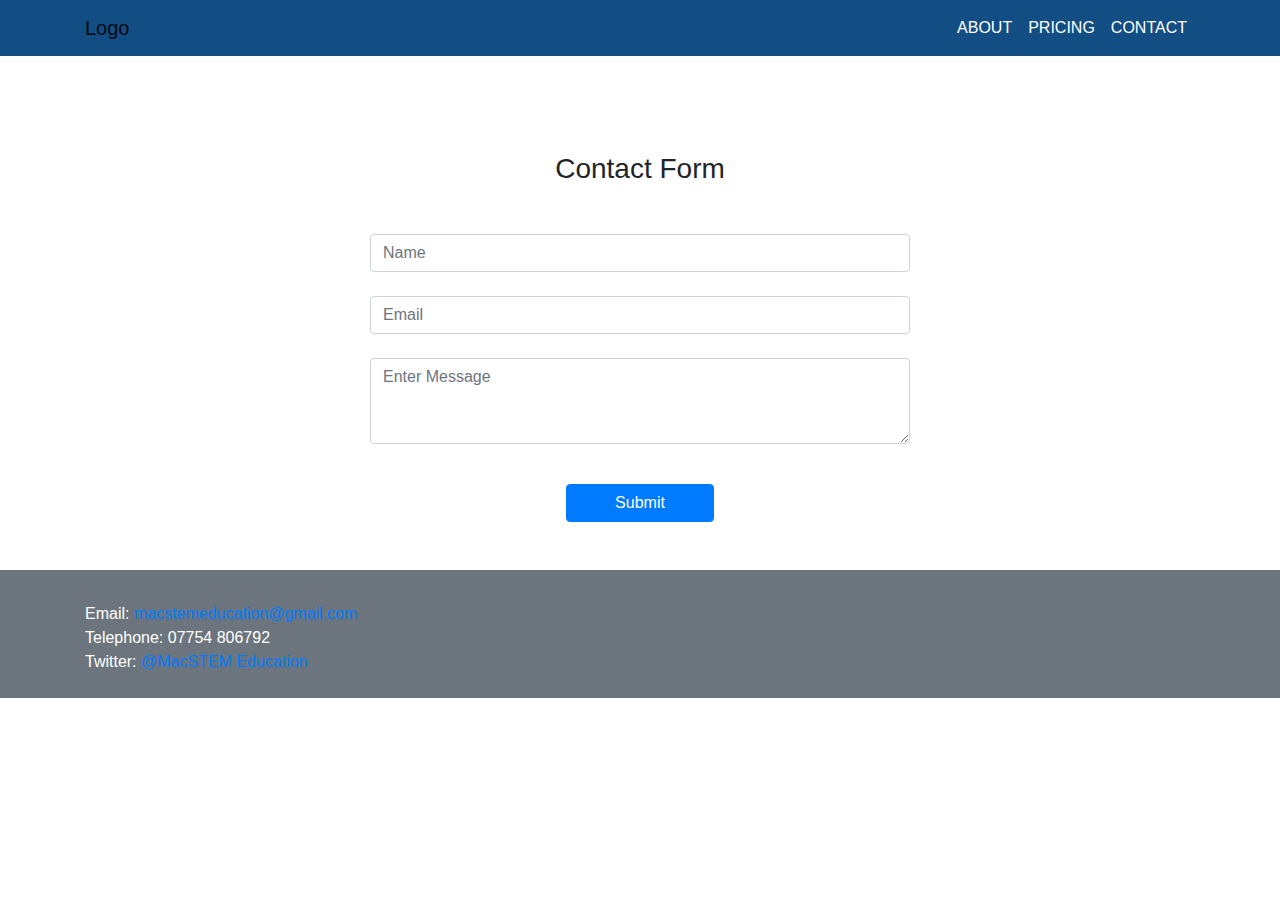
<file: contact.html>
<!doctype html>
<html lang="en">
<head>
    <!-- Required meta tags -->
    <meta charset="utf-8">
    <meta name="viewport" content="width=device-width, initial-scale=1, shrink-to-fit=no">

    <!-- Font Awesome Icons -->
    <link rel="stylesheet" href="https://use.fontawesome.com/releases/v5.1.1/css/all.css"
          integrity="sha384-O8whS3fhG2OnA5Kas0Y9l3cfpmYjapjI0E4theH4iuMD+pLhbf6JI0jIMfYcK3yZ" crossorigin="anonymous">

    <!-- Bootstrap CSS -->
    <link rel="stylesheet" href="https://stackpath.bootstrapcdn.com/bootstrap/4.3.1/css/bootstrap.min.css"
          integrity="sha384-ggOyR0iXCbMQv3Xipma34MD+dH/1fQ784/j6cY/iJTQUOhcWr7x9JvoRxT2MZw1T" crossorigin="anonymous">

    <link rel = "stylesheet" href = "style.css">

    <title>Title</title>
</head>

<body>

  <nav class="navbar navbar-expand-lg navbar-light bg-light">
    <div class = "container">
      <a class="navbar-brand" href="index.html">Logo</a>
          <ul class="navbar-nav float-left">
              <li class="nav-item">
                  <a class="nav-link" href="about.html">ABOUT</a>
              </li>
              <li class="nav-item">
                  <a class="nav-link" href="pricing.html">PRICING</a>
              </li>
              <li class="nav-item">
                  <a class="nav-link" href="contact.html">CONTACT</a>
              </li>
          </ul>
      </div>
  </nav>


  <main class = "contact_main">
    <div class = "container">
      <div class = "row pt-5">
        <div class = "col-md-6 offset-3 mt-5 text-center">

          <h3 class = "text-center">Contact Form</h3>
          <form class = "mt-5">

            <div class = "form-group">
              <input class = "form-control" placeholder = "Name">
            </div>

            <div class = "form-group mt-4">
              <input class = "form-control" placeholder = "Email">
            </div>

            <div class = "form-group mt-4">
               <textarea class="form-control" id="exampleFormControlTextarea1" rows="3" placeholder = "Enter Message"></textarea>
            </div>

            <button class = "btn btn-primary px-5 mt-4">
              Submit
            </button>
          </form>
        </div>
      </div>
    </div>
  </main>

  <footer class = "bg-secondary text-white mt-5 mb-0 p-2" >
    <div class = "container mt-4">
          <p>
        Email: <a href="mailto:macstemeducation@gmail.com"> macstemeducation@gmail.com </a><br>
        Telephone: 07754 806792<br>
        Twitter: <a href = "https://twitter.com/MacstemE">@MacSTEM Education</a>
          </p>
    </div>
  </footer>
</body>

</html>
</file>
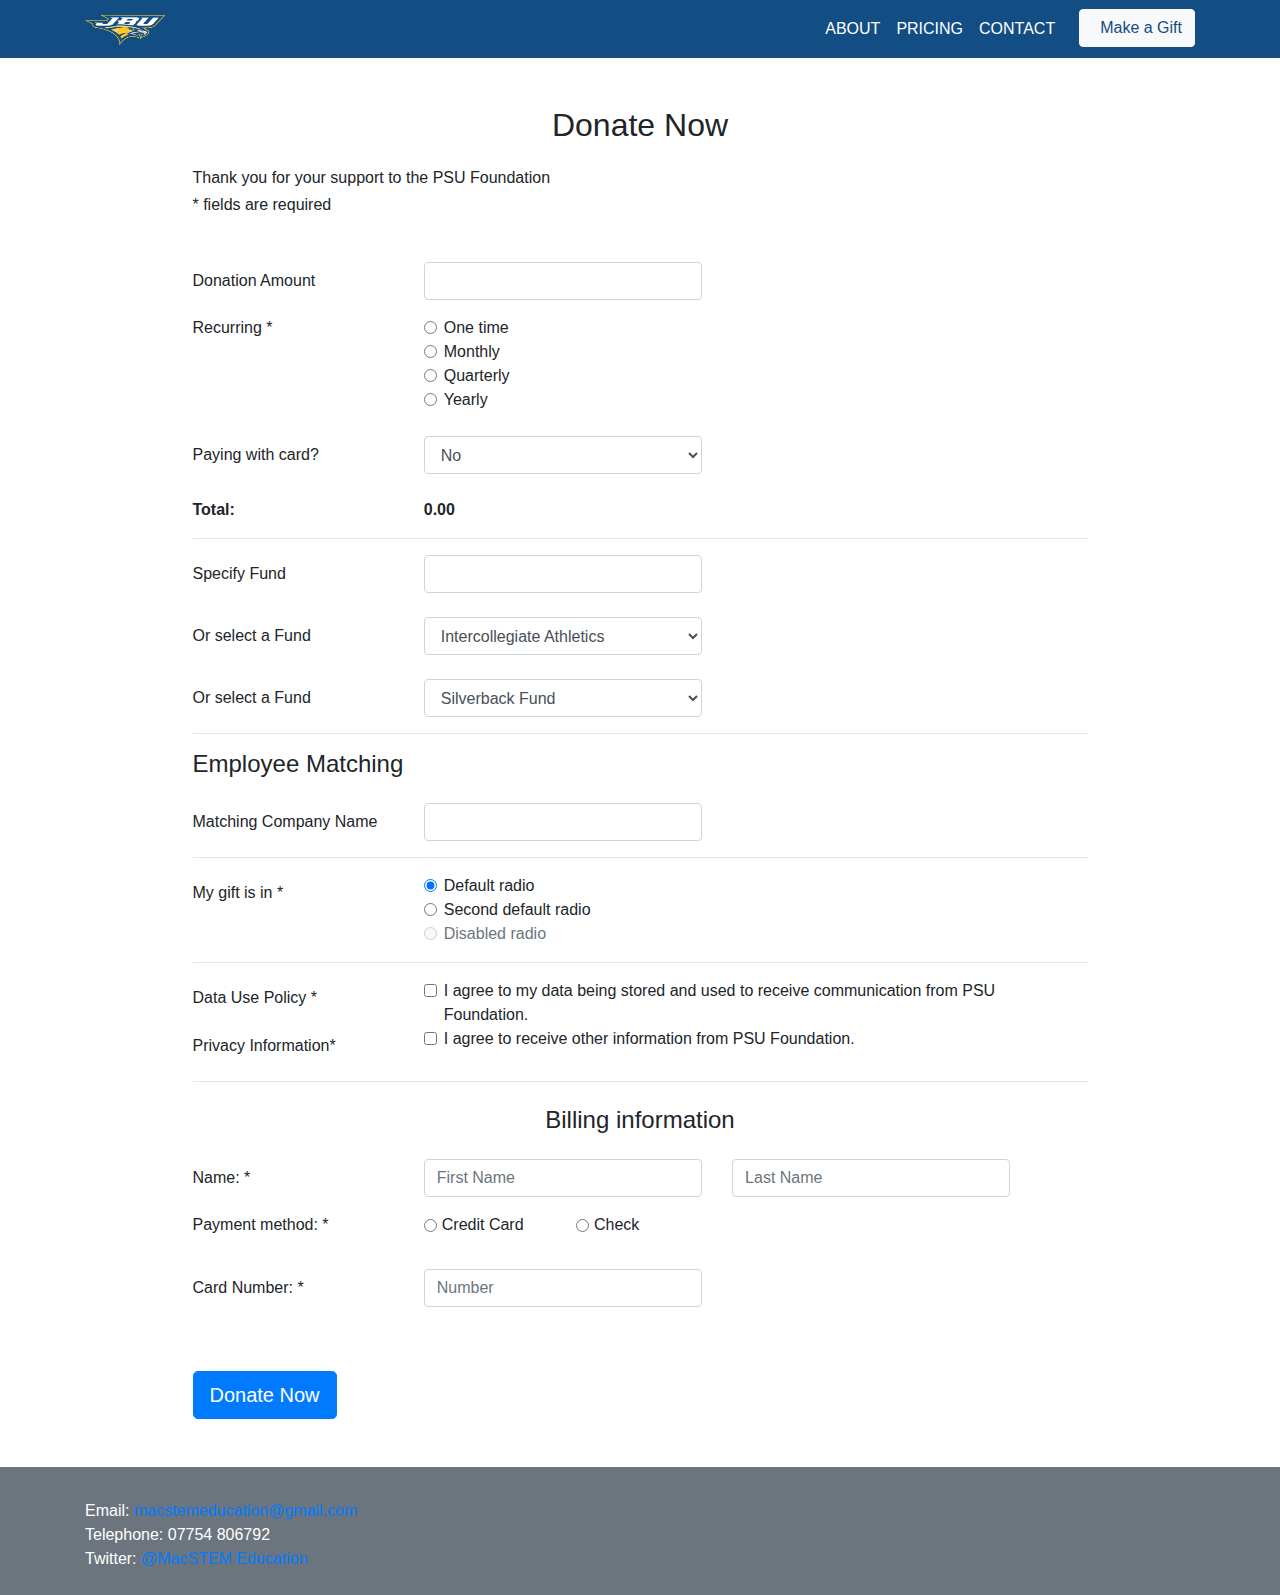
<file: donate.html>
<!doctype html>
<html lang="en">
<head>
    <!-- Required meta tags -->
    <meta charset="utf-8">
    <meta name="viewport" content="width=device-width, initial-scale=1, shrink-to-fit=no">

    <!-- Font Awesome Icons -->
    <link rel="stylesheet" href="https://use.fontawesome.com/releases/v5.1.1/css/all.css"
          integrity="sha384-O8whS3fhG2OnA5Kas0Y9l3cfpmYjapjI0E4theH4iuMD+pLhbf6JI0jIMfYcK3yZ" crossorigin="anonymous">

    <!-- Bootstrap CSS -->
    <link rel="stylesheet" href="https://stackpath.bootstrapcdn.com/bootstrap/4.3.1/css/bootstrap.min.css"
          integrity="sha384-ggOyR0iXCbMQv3Xipma34MD+dH/1fQ784/j6cY/iJTQUOhcWr7x9JvoRxT2MZw1T" crossorigin="anonymous">

    <link rel = "stylesheet" href = "style.css">

    <title>Title</title>
</head>

<body>

  <!-- HEADER -->

  <nav class="navbar navbar-expand-lg navbar-light bg-light">
    <div class = "container">

      <button class="navbar-toggler ml-auto" type="button" data-toggle="collapse" data-target="#collapsed" aria-controls="navbarSupportedContent" aria-expanded="false" aria-label="Toggle navigation">
        <span class="navbar-toggler-icon"></span>
      </button>

      <div class = "collapse navbar-collapse" id = "collapsed">
        <a class="navbar-brand" href="index.html"><img class = "logo img-fluid" src = "logo1.png"></a>
            <ul class="navbar-nav ml-auto">
                <li class="nav-item">
                    <a class="nav-link" href="about.html">ABOUT</a>
                </li>
                <li class="nav-item">
                    <a class="nav-link" href="pricing.html">PRICING</a>
                </li>
                <li class="nav-item">
                    <a class="nav-link" href="contact.html">CONTACT</a>
                </li>

                <li class = "nav-item ml-md-3">
                  <a class = "btn btn-light gift_btn"><i class="fas fa-hand-holding-heart mr-2"></i> Make a Gift</a>
                </li>
            </ul>
        </div>
      </div>
  </nav>

  <main>
    <div class = "container">
      <div class = "col-md-10 offset-md-1">
        <h2 class = "text-center mt-5">Donate Now</h2>

        <h6 class = "text-left mt-4">Thank you for your support to the PSU Foundation</h6>
        <h6 class = "text-left">* fields are required </h6>

        <form class = "mt-5">

          <div class = "form-group row">
            <label class = "col-sm-3 col-form-label">Donation Amount</label>
            <div class = "col-sm-4">
              <input class = "form-control"></input>
            </div>
          </div>

          <div class = "form-group">

            <div class = "row">
              <div class = "col-md-3">
                <label>Recurring *</label>
              </div>
              <div class = "col-md-4">
                <div class="form-check">
                  <input class="form-check-input" type="radio" name="exampleRadios" id="exampleRadios1" value="option1" checked>
                  <label class="form-check-label" for="exampleRadios1">
                    One time
                  </label>
                </div>
                <div class="form-check">
                  <input class="form-check-input" type="radio" name="exampleRadios" id="exampleRadios2" value="option2">
                  <label class="form-check-label" for="exampleRadios2">
                    Monthly
                  </label>
                </div>
                <div class="form-check">
                  <input class="form-check-input" type="radio" name="exampleRadios" id="exampleRadios3" value="option3" >
                  <label class="form-check-label" for="exampleRadios3">
                    Quarterly
                  </label>
                </div>

                <div class="form-check">
                  <input class="form-check-input" type="radio" name="exampleRadios" id="exampleRadios3" value="option3">
                  <label class="form-check-label" for="exampleRadios3">
                    Yearly
                  </label>
                </div>
              </div>
            </div>

          </div>

          <div class = "row mt-4">
            <label class = "col-sm-3 col-form-label">Paying with card?</label>
            <div class = "col-sm-4">
            <select class="form-control">
              <option>No</option>
              <option>Yes</option>
            </select>
            </div>
          </div>

          <div class = "row mt-4">
            <div class = "col-sm-3">
              <b>Total:</b>
            </div>

            <div class = "col-sm-4">
              <b>0.00</b>
            </div>
          </div>

          <hr>

          <div class = "form-group row">
            <label class = "col-sm-3 col-form-label">Specify Fund</label>
            <div class = "col-sm-4">
              <input class = "form-control"></input>
            </div>
          </div>

          <div class = "row mt-4">
            <label class = "col-sm-3 col-form-label">Or select a Fund</label>
            <div class = "col-sm-4">
            <select class="form-control">
              <option>Intercollegiate Athletics</option>
              <option>Unrestricted</option>
              <option>College of Arts and Sceinces</option>
              <option>College of Business</option>
            </select>
            </div>
          </div>

          <div class = "row mt-4">
            <label class = "col-sm-3 col-form-label">Or select a Fund</label>
            <div class = "col-sm-4">
            <select class="form-control">
              <option>Silverback Fund</option>
              <option>Dance</option>
              <option>Football</option>
            </select>
            </div>
          </div>

          <hr>

          <h4>Employee Matching</h4>

          <div class = "form-group row mt-4">
            <label class = "col-sm-3 col-form-label">Matching Company Name</label>
            <div class = "col-sm-4">
              <input class = "form-control"></input>
            </div>
          </div>

          <hr>

          <div class = "row">
              <label class = "col-sm-3 col-form-label">My gift is in *</label>

            <div class = "col-sm-4">
              <div class="form-check">
                <input class="form-check-input" type="radio" name="exampleRadios" id="exampleRadios1" value="option1" checked>
                <label class="form-check-label" for="exampleRadios1">
                  Default radio
                </label>
              </div>
              <div class="form-check">
                <input class="form-check-input" type="radio" name="exampleRadios" id="exampleRadios2" value="option2">
                <label class="form-check-label" for="exampleRadios2">
                  Second default radio
                </label>
              </div>
              <div class="form-check disabled">
                <input class="form-check-input" type="radio" name="exampleRadios" id="exampleRadios3" value="option3" disabled>
                <label class="form-check-label" for="exampleRadios3">
                  Disabled radio
                </label>
              </div>
            </div>
          </div>

          <hr>

          <div class = "row">
            <label class = "col-sm-3 col-form-label">Data Use Policy *</label>

            <div class = "col-sm-8">
            <div class="form-check">
              <input type="checkbox" class="form-check-input" id="exampleCheck1">
              <label class="form-check-label" for="exampleCheck1">I agree to my data being stored and used to receive communication from PSU Foundation.</label>
            </div>
          </div>
          </div>

          <div class = "row">
            <label class = "col-sm-3 col-form-label">Privacy Information*</label>

            <div class = "col-sm-8">
            <div class="form-check">
              <input type="checkbox" class="form-check-input" id="exampleCheck1">
              <label class="form-check-label" for="exampleCheck1"> I agree to receive other information from PSU Foundation.</label>
            </div>
          </div>
        </div>

        <hr>
        <h4 class = "text-center mt-4"> Billing information </h4>


        <div class = "form-group row mt-4">
          <label class = "col-sm-3 col-form-label">Name: *</label>
          <div class = "col-sm-4">
            <input class = "form-control" placeholder = "First Name"></input>
          </div>

          <div class = "col-sm-4">
            <input class = "form-control" placeholder = "Last Name"></input>
          </div>
        </div>

        <div class = "row">

          <div class = "col-sm-3">
            <label>Payment method: *</label>
          </div>

          <div class = "col-sm-4">
            <div class="form-check form-check-inline mr-5">
              <input class="form-check-input" type="radio" name="inlineRadioOptions" id="inlineRadio1" value="option1">
              <label class="form-check-label" for="inlineRadio1">Credit Card</label>
            </div>

          <div class="form-check form-check-inline">
            <input class="form-check-input" type="radio" name="inlineRadioOptions" id="inlineRadio2" value="option2">
            <label class="form-check-label" for="inlineRadio2">Check</label>
          </div>

          </div>
        </div>

        <div class = "form-group row mt-4">
          <label class = "col-sm-3 col-form-label">Card Number: *</label>
          <div class = "col-sm-4">
            <input class = "form-control" placeholder = "Number"></input>
          </div>
        </div>


        <button class = "btn btn-primary btn-lg mt-5">Donate Now</button>
        </div>
        </form>

      </div>
    </div>
  </main>

  <footer class = "bg-secondary text-white mt-5 mb-0 p-2" >
    <div class = "container mt-4">
          <p>
        Email: <a href="mailto:macstemeducation@gmail.com"> macstemeducation@gmail.com </a><br>
        Telephone: 07754 806792<br>
        Twitter: <a href = "https://twitter.com/MacstemE">@MacSTEM Education</a>
          </p>
    </div>
  </footer>


  <!-- Optional JavaScript -->
  <!-- jQuery first, then Popper.js, then Bootstrap JS -->
  <script src="https://code.jquery.com/jquery-3.4.1.min.js"
          integrity="sha256-CSXorXvZcTkaix6Yvo6HppcZGetbYMGWSFlBw8HfCJo=" crossorigin="anonymous"></script>
  <script src="https://cdnjs.cloudflare.com/ajax/libs/popper.js/1.15.0/umd/popper.min.js"
          integrity="sha256-fTuUgtT7O2rqoImwjrhDgbXTKUwyxxujIMRIK7TbuNU=" crossorigin="anonymous"></script>
  <script src="https://stackpath.bootstrapcdn.com/bootstrap/4.3.1/js/bootstrap.min.js"
          integrity="sha384-JjSmVgyd0p3pXB1rRibZUAYoIIy6OrQ6VrjIEaFf/nJGzIxFDsf4x0xIM+B07jRM"
          crossorigin="anonymous"></script>
</body>
</file>
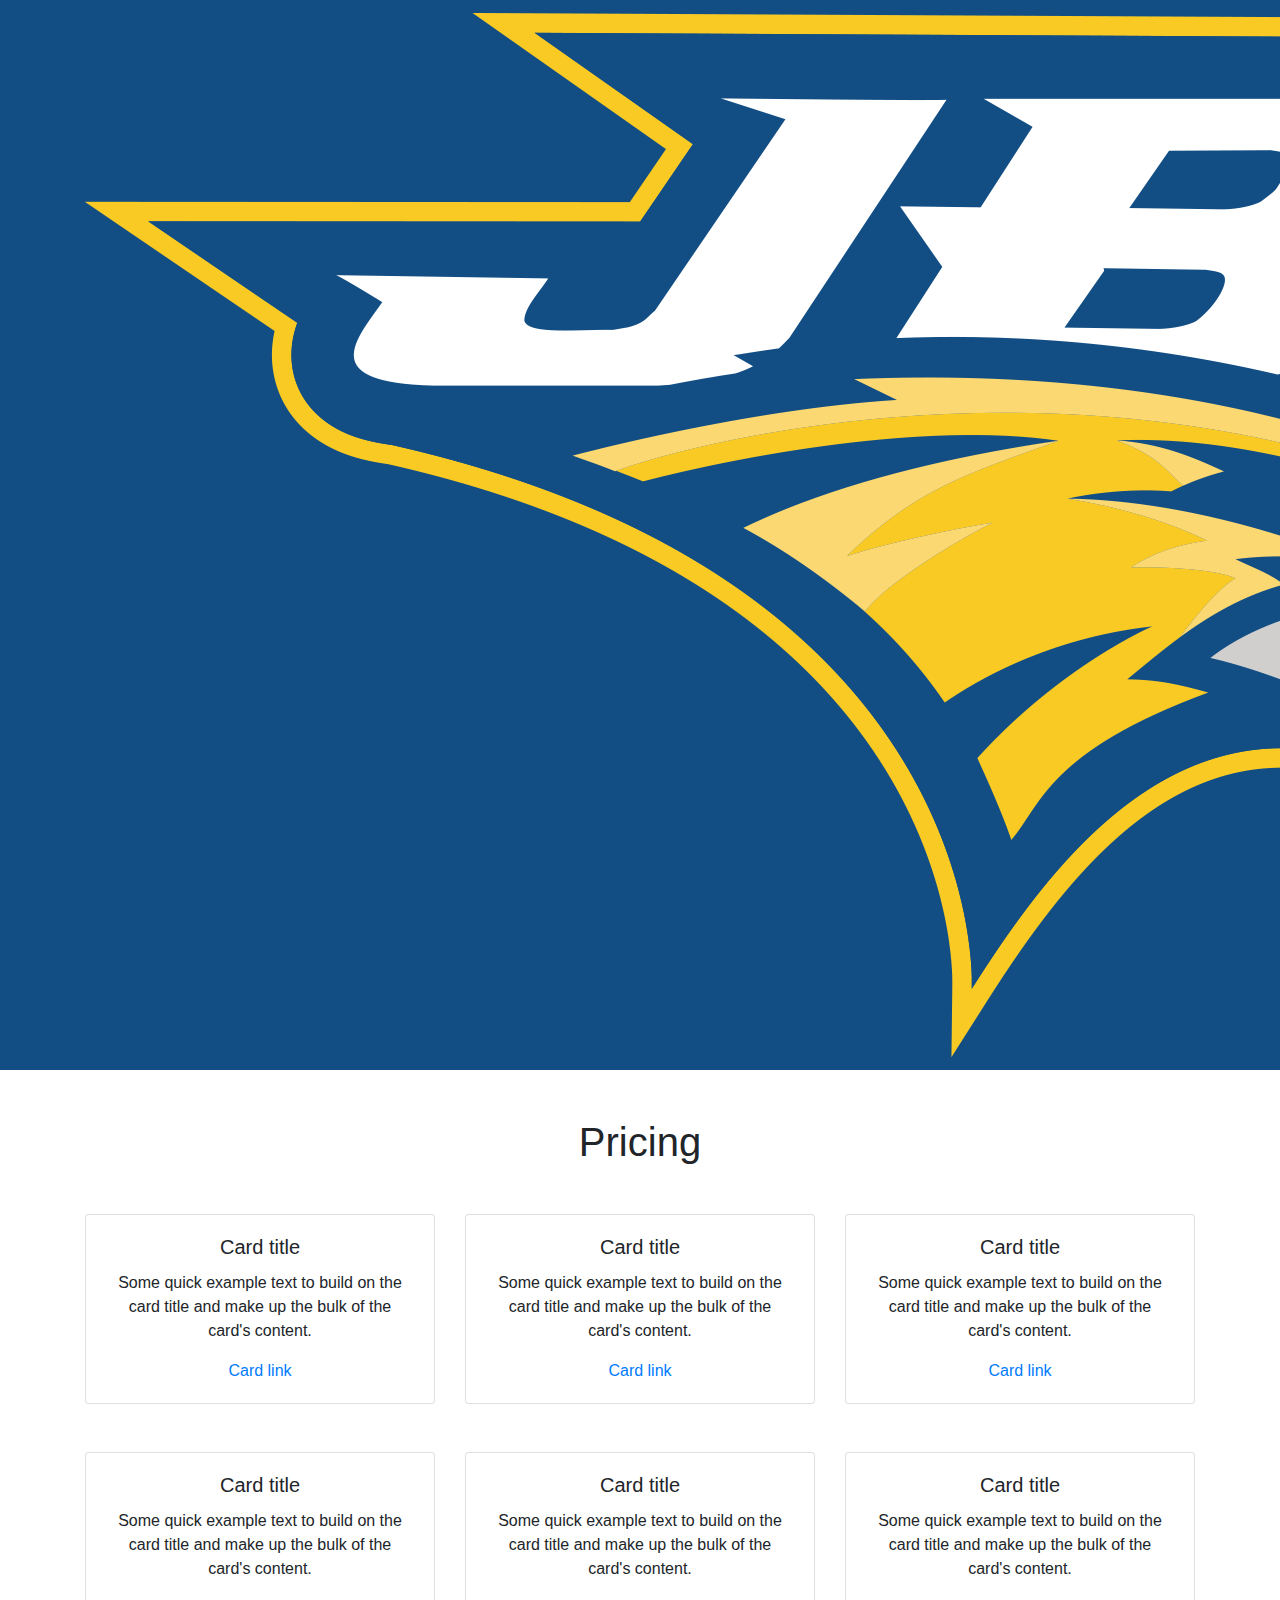
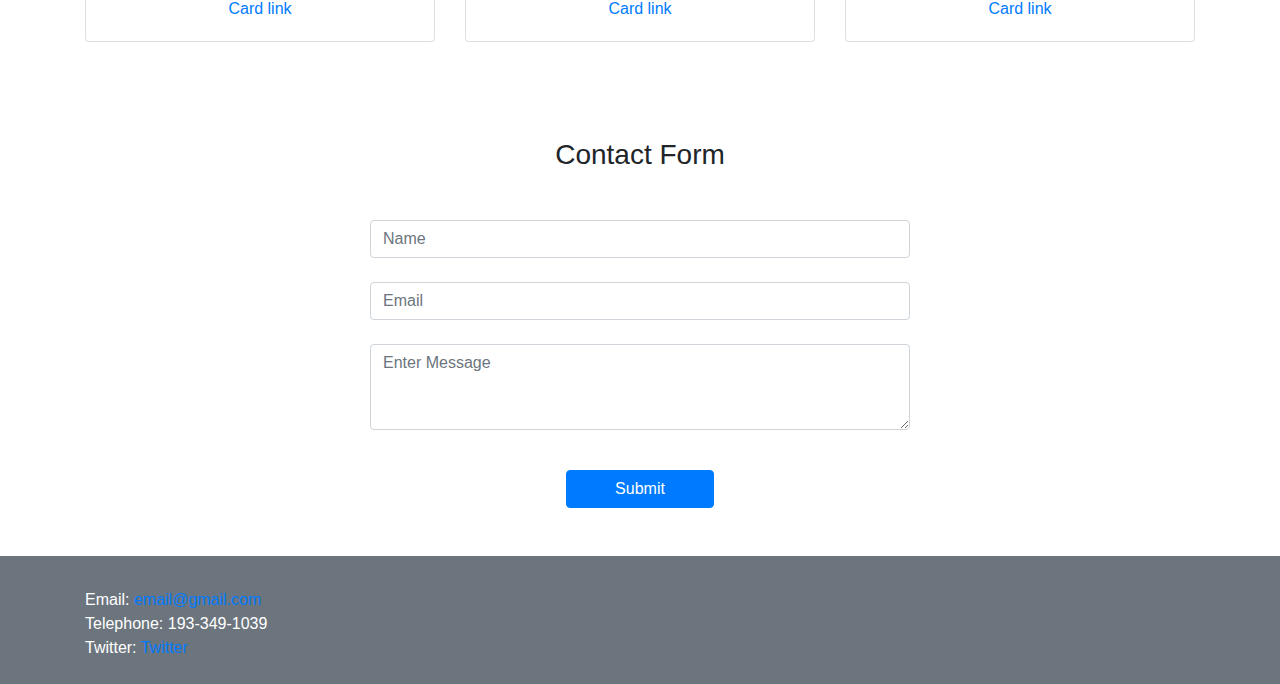
<file: pricing.html>
<!doctype html>
<html lang="en">
<head>
    <!-- Required meta tags -->
    <meta charset="utf-8">
    <meta name="viewport" content="width=device-width, initial-scale=1, shrink-to-fit=no">

    <!-- Font Awesome Icons -->
    <link rel="stylesheet" href="https://use.fontawesome.com/releases/v5.1.1/css/all.css"
          integrity="sha384-O8whS3fhG2OnA5Kas0Y9l3cfpmYjapjI0E4theH4iuMD+pLhbf6JI0jIMfYcK3yZ" crossorigin="anonymous">

    <!-- Bootstrap CSS -->
    <link rel="stylesheet" href="https://stackpath.bootstrapcdn.com/bootstrap/4.3.1/css/bootstrap.min.css"
          integrity="sha384-ggOyR0iXCbMQv3Xipma34MD+dH/1fQ784/j6cY/iJTQUOhcWr7x9JvoRxT2MZw1T" crossorigin="anonymous">

    <link rel = "stylesheet" href = "style.css">

    <title>Title</title>
</head>

<body>

  <nav class="navbar navbar-expand-lg navbar-light bg-light">
    <div class = "container">
      <a class="navbar-brand" href="index.html"><img src = "logo1.png"></a>
          <ul class="navbar-nav float-left">
              <li class="nav-item">
                  <a class="nav-link" href="index.html">ABOUT</a>
              </li>
              <li class="nav-item">
                  <a class="nav-link" href="pricing.html">PRICING</a>
              </li>
              <li class="nav-item">
                  <a class="nav-link" href="contact.html">CONTACT</a>
              </li>
          </ul>
      </div>
  </nav>

  <main class = "pricing_main">
    <div class = "container">
          <h1 class = "text-center mt-5">
            Pricing
          </h1>

          <div class = "row mt-5">

            <div class = "col-md-4 text-center">
              <div class="card">
                <div class="card-body">
                  <h5 class="card-title">Card title</h5>

                  <p class="card-text">Some quick example text to build on the card title and make up the bulk of the card's content.</p>
                  <a href="#" class="card-link">Card link</a>

                </div>
              </div>
            </div>

            <div class = "col-md-4 text-center">
              <div class="card">
                <div class="card-body">
                  <h5 class="card-title">Card title</h5>

                  <p class="card-text">Some quick example text to build on the card title and make up the bulk of the card's content.</p>
                  <a href="#" class="card-link">Card link</a>

                </div>
              </div>
            </div>

            <div class = "col-md-4 text-center">
              <div class="card" >
                <div class="card-body">
                  <h5 class="card-title">Card title</h5>

                  <p class="card-text">Some quick example text to build on the card title and make up the bulk of the card's content.</p>
                  <a href="#" class="card-link">Card link</a>

                </div>
              </div>
            </div>

        </div>

        <div class = "row mt-5">
          <div class = "col-md-4 text-center">
            <div class="card">
              <div class="card-body">
                <h5 class="card-title">Card title</h5>

                <p class="card-text">Some quick example text to build on the card title and make up the bulk of the card's content.</p>
                <a href="#" class="card-link">Card link</a>
              </div>
            </div>
          </div>

          <div class = "col-md-4 text-center">
            <div class="card">
              <div class="card-body">
                <h5 class="card-title">Card title</h5>

                <p class="card-text">Some quick example text to build on the card title and make up the bulk of the card's content.</p>
                <a href="#" class="card-link">Card link</a>
              </div>
            </div>
          </div>

          <div class = "col-md-4 text-center">
            <div class="card" >
              <div class="card-body">
                <h5 class="card-title">Card title</h5>

                <p class="card-text">Some quick example text to build on the card title and make up the bulk of the card's content.</p>
                <a href="#" class="card-link">Card link</a>
              </div>
            </div>
          </div>

        </div>

        <div class = "row pt-5">
          <div class = "col-md-6 offset-3 mt-5 text-center">

            <h3 class = "text-center">Contact Form</h3>
            <form class = "mt-5">

              <div class = "form-group">
                <input class = "form-control" placeholder = "Name">
              </div>

              <div class = "form-group mt-4">
                <input class = "form-control" placeholder = "Email">
              </div>

              <div class = "form-group mt-4">
                 <textarea class="form-control" id="exampleFormControlTextarea1" rows="3" placeholder = "Enter Message"></textarea>
              </div>

              <button class = "btn btn-primary px-5 mt-4">
                Submit
              </button>
            </form>
          </div>

      </div>
  </main>

  <footer class = "bg-secondary text-white mt-5 mb-0 p-2" >
    <div class = "container mt-4">
          <p>
        Email: <a href="#"> email@gmail.com </a><br>
        Telephone: 193-349-1039<br>
        Twitter: <a href = "#">Twitter</a>
          </p>
    </div>
  </footer>
</body>

</html>
</file>
<file: style.css>
/*
 * Custom Styles
 */
* {
  margin:0;
  padding:0;
}
/*
 * NavBar
 */

.navbar {
  background-color:#124e84 !important;
}

.nav-link {
  color:#ffffff  !important;
}

.logo {
  width:80px;
  height:30px;
}

.gift_btn {
  color: #124e84 !important;
}

.gift_btn i{
  color: #124e84 !important;
}

.gift_btn:hover {
  background-color:#f9ca24 !important;
}

/*
 * Main Page Content
 */

 .hero video {
   height:100vh;
   width:100vw;
   background-position:absolute;
   z-index:10;
   object-fit:cover;
   opacity:0.8;
 }

 .hero .main_btns {
   height:100%;
   height:100%;
   width:100%;
   z-index:20;
   position:absolute;
   top:0;
   left:0;
 }

 .fa-hand-holding-heart {
   color:white;
 }


 .give {
   background-color:#124e84;
   border:#124e84;
   color:white;

 }

 .learn {
   background-color:#124e84;
   border:#124e84;
   color:white !important;
 }

/* ABOUT */
#about {
  color:#124e84 ;
}

.signature {
  margin-top:100px;
  height:150px;
  width:200px;
}

#about p {
  color:#333 !important;
}

/* IMAGE */
#image_row {
  height:300px;
  background:url("https://image.freepik.com/free-vector/abstract-sport-background-flat-design_52683-17961.jpg");
  background-position:center;
  background-repeat:no-repeat;
  background-size:cover;
  background-attachment: no-attachment;
}

/* PRICE */
#price .card{
  border:3px solid #f9ca24 !important;
  background-color: #124e84;
  color:white !important;
}

/*
 * Footer
 */

/*
 * Media Queries
 */

/* Small devices (landscape phones, 576px and up) */
@media (min-width: 576px) {}

/* Medium devices (tablets, 768px and up) */
@media (min-width: 768px) {}

/* Large devices (desktops, 992px and up) */
@media (min-width: 992px) {}

/* Extra large devices (large desktops, 1200px and up) */
@media (min-width: 1200px) {}

/* Extra small devices (portrait phones, less than 576px) */
@media (max-width: 575.98px) {}

/* Small devices (landscape phones, less than 768px) */
@media (max-width: 767.98px) {}

/* Medium devices (tablets, less than 992px) */
@media (max-width: 991.98px) {}

/* Large devices (desktops, less than 1200px) */
@media (max-width: 1199.98px) {}
</file>
